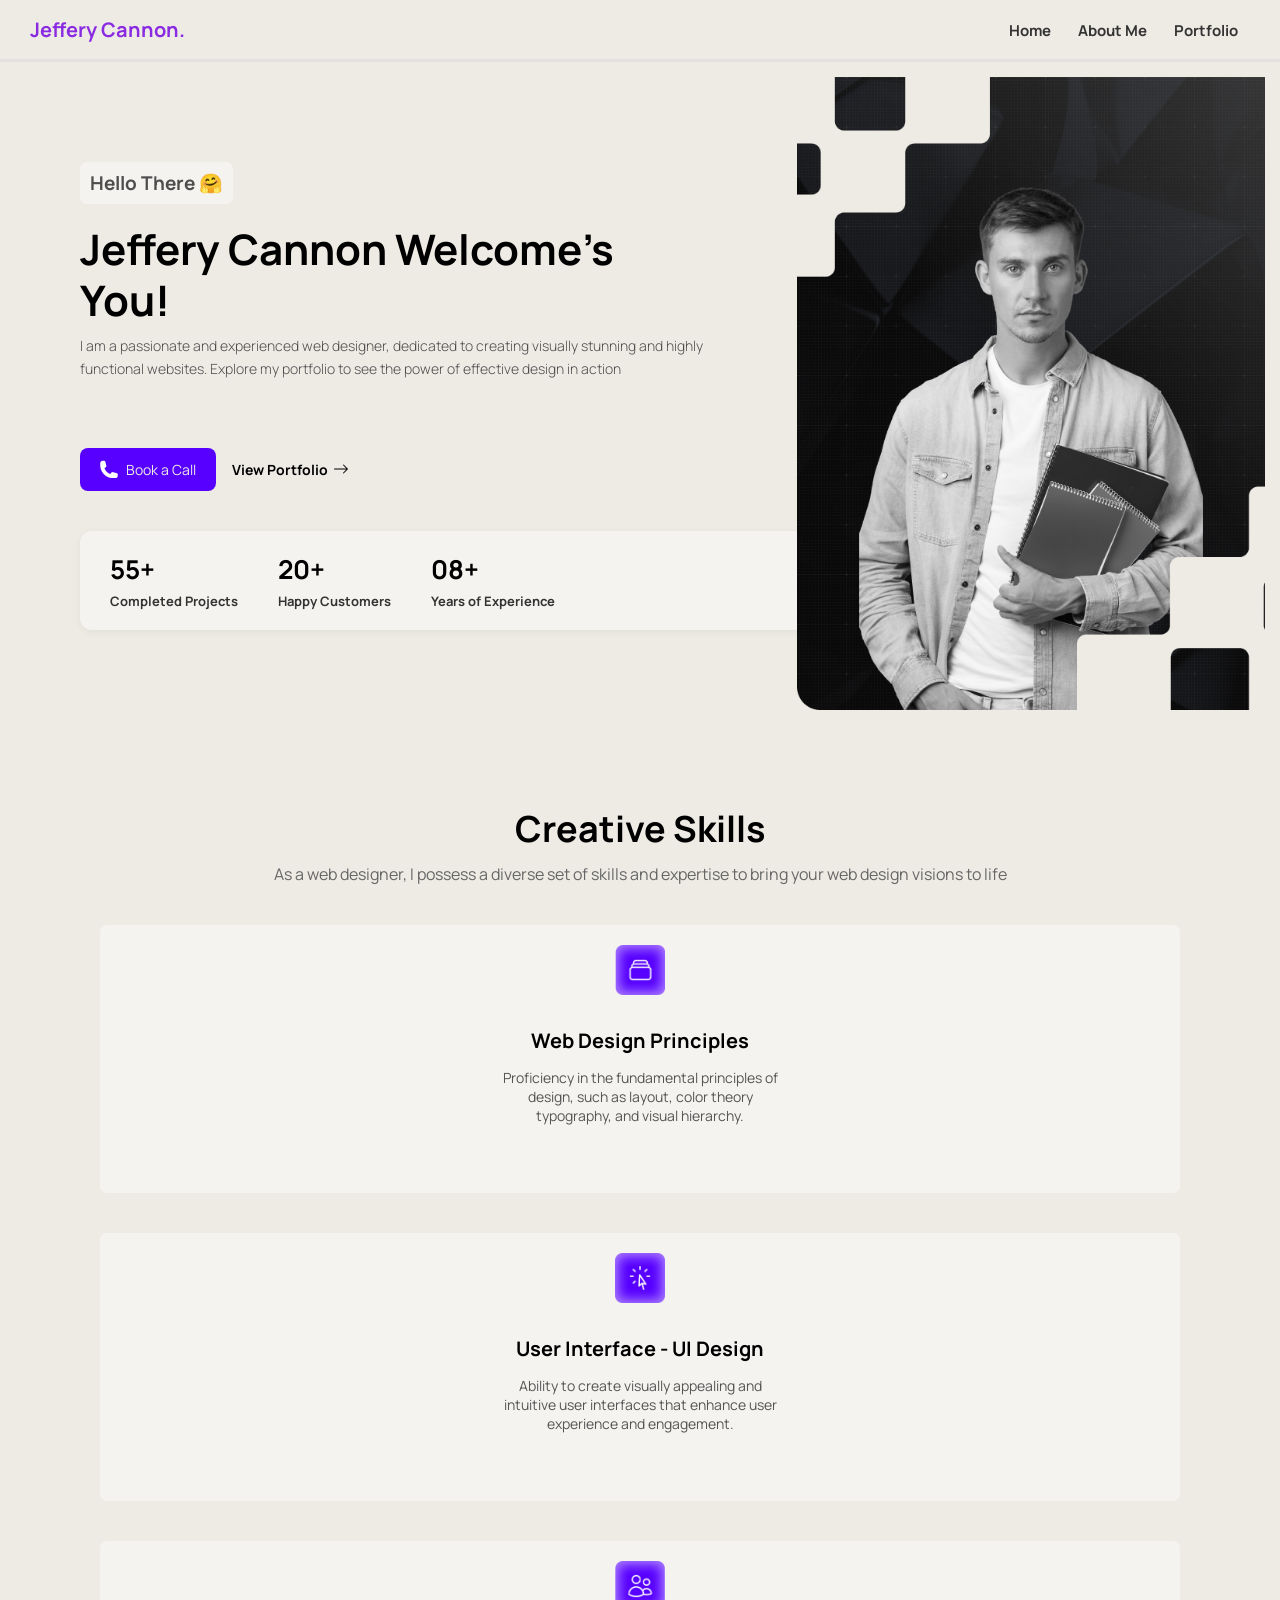
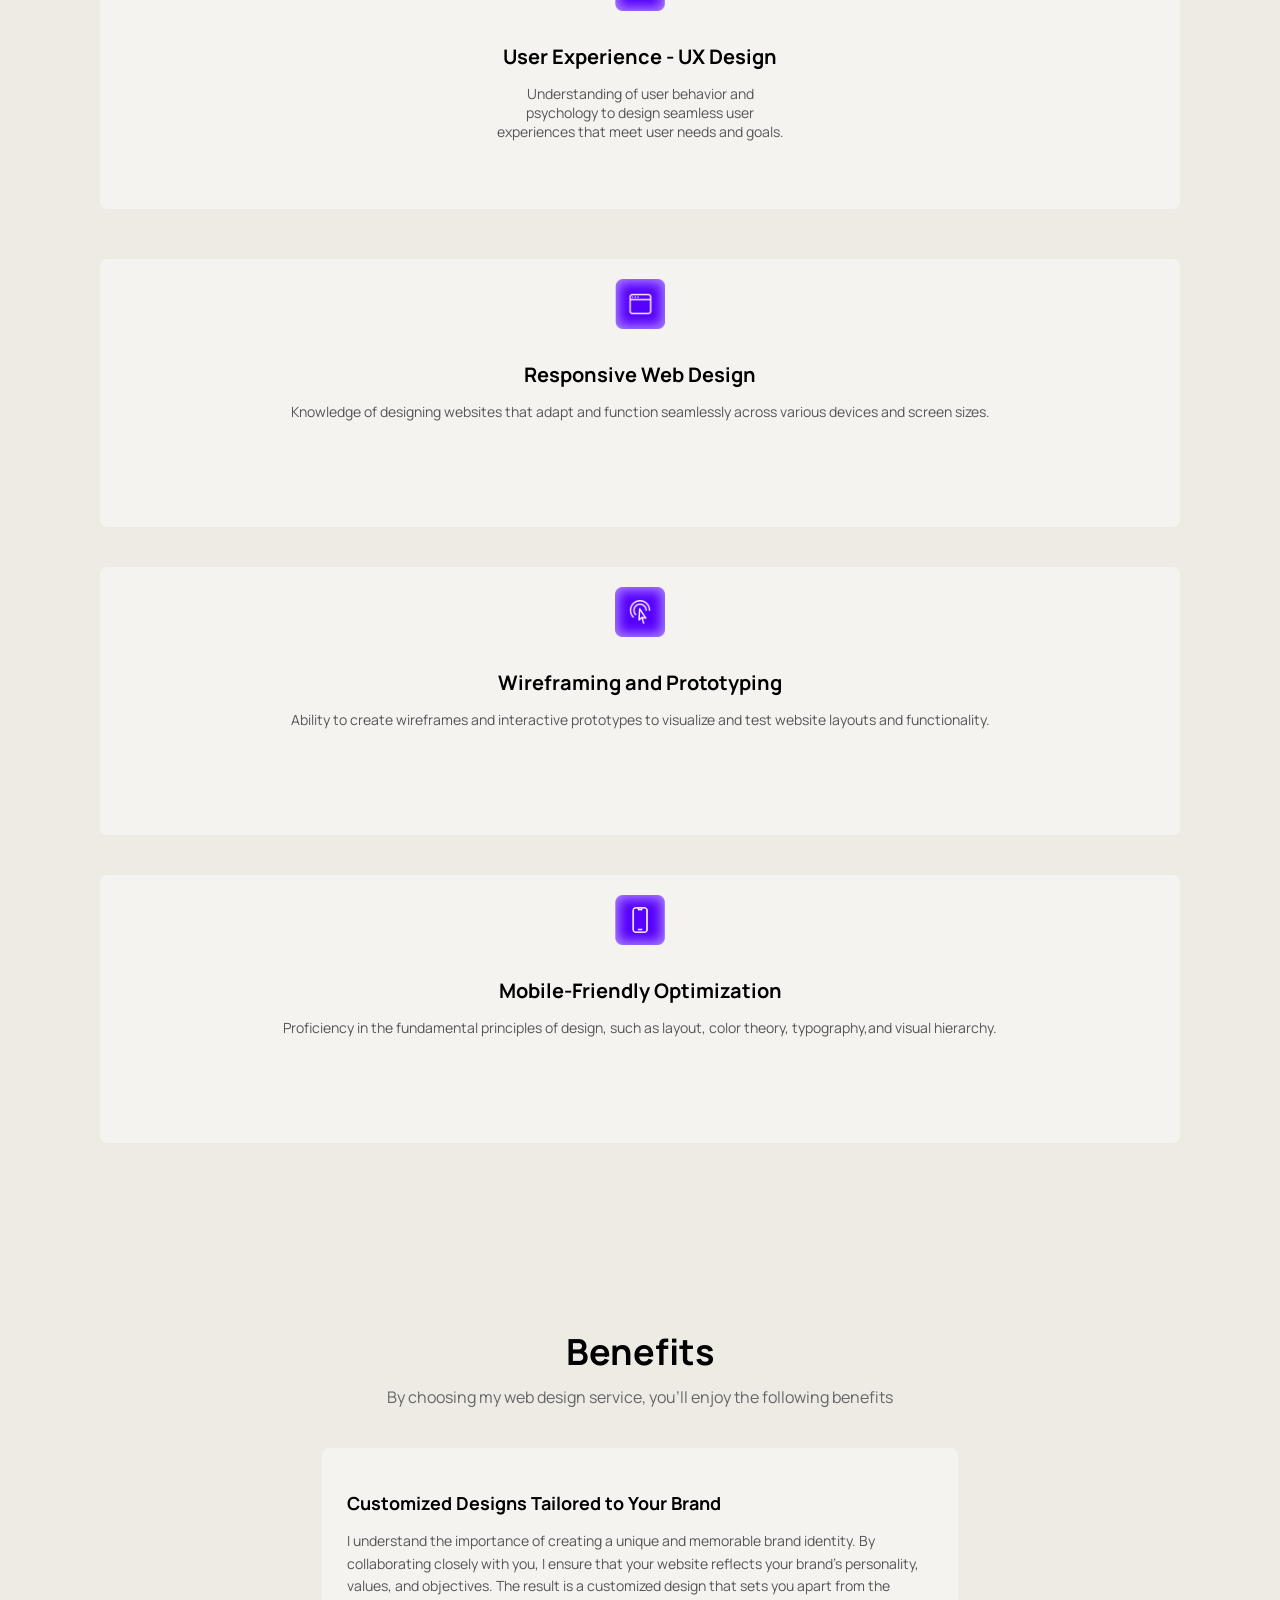
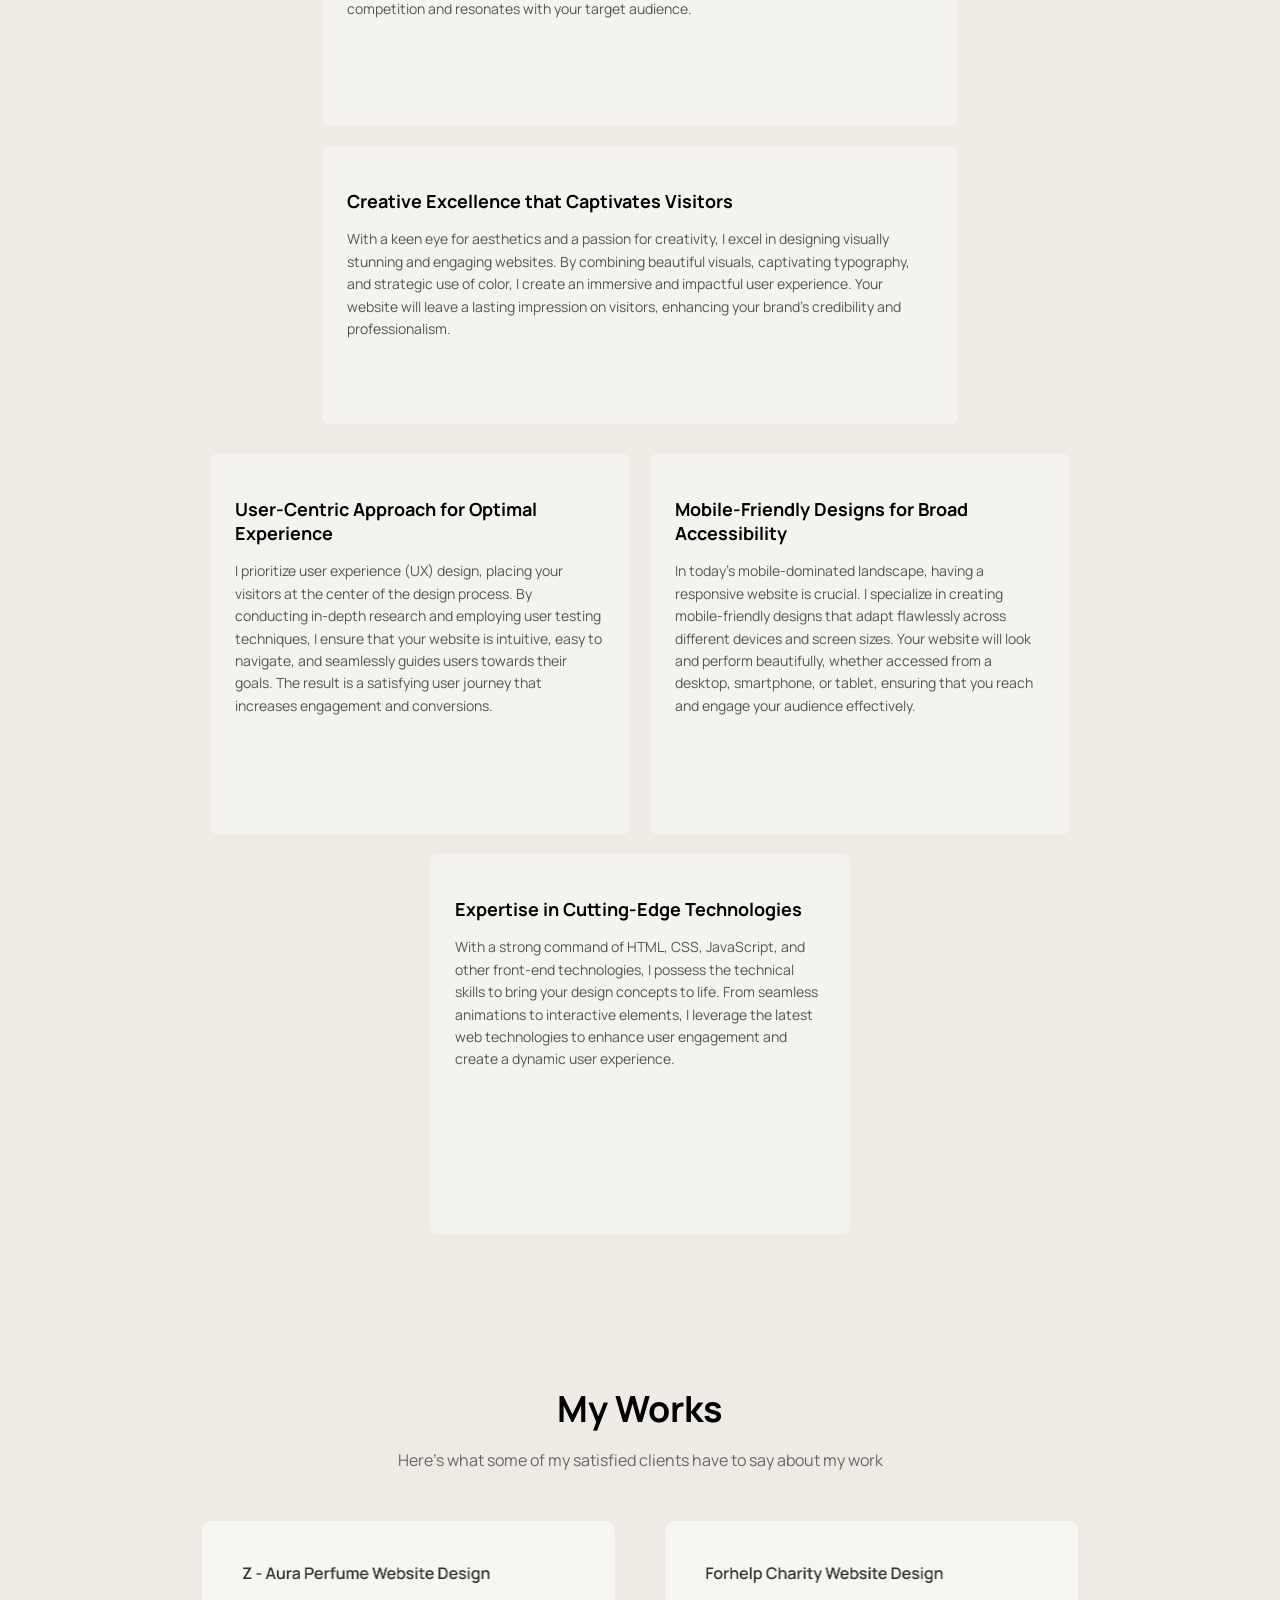
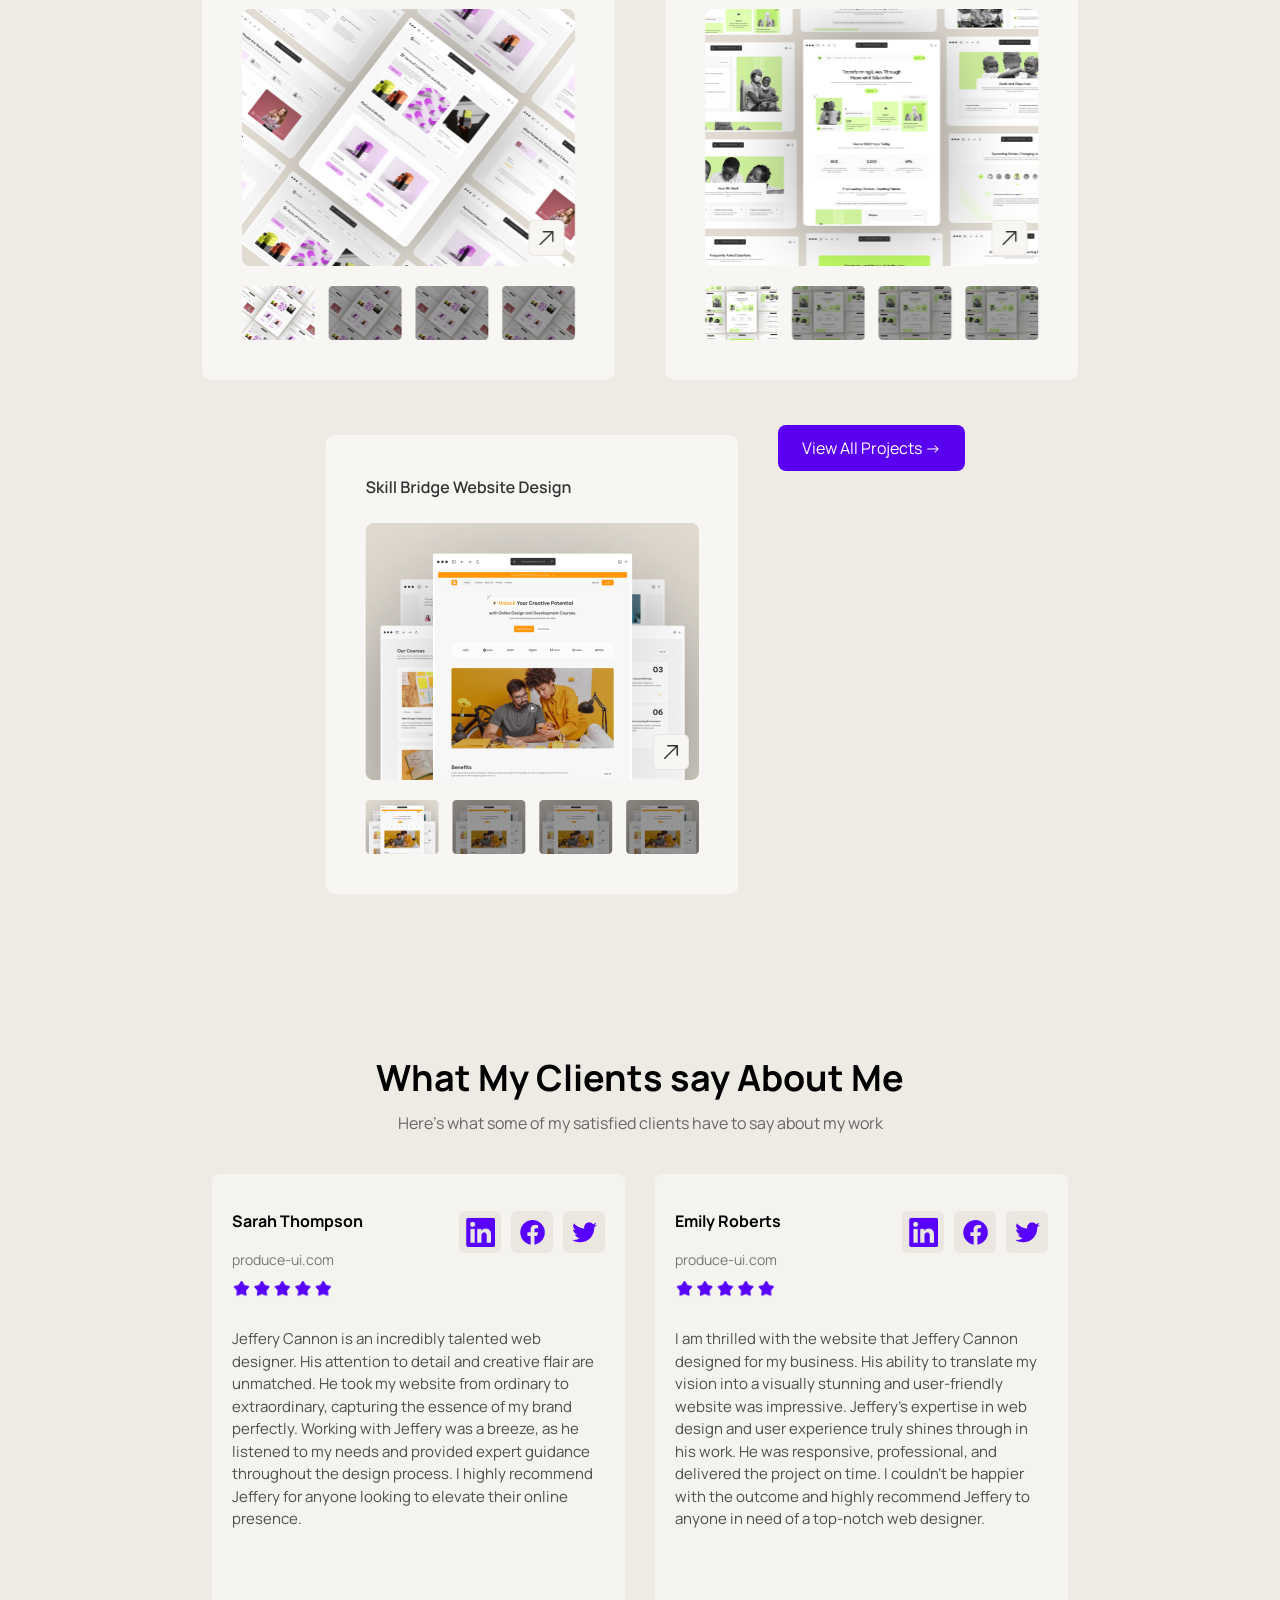
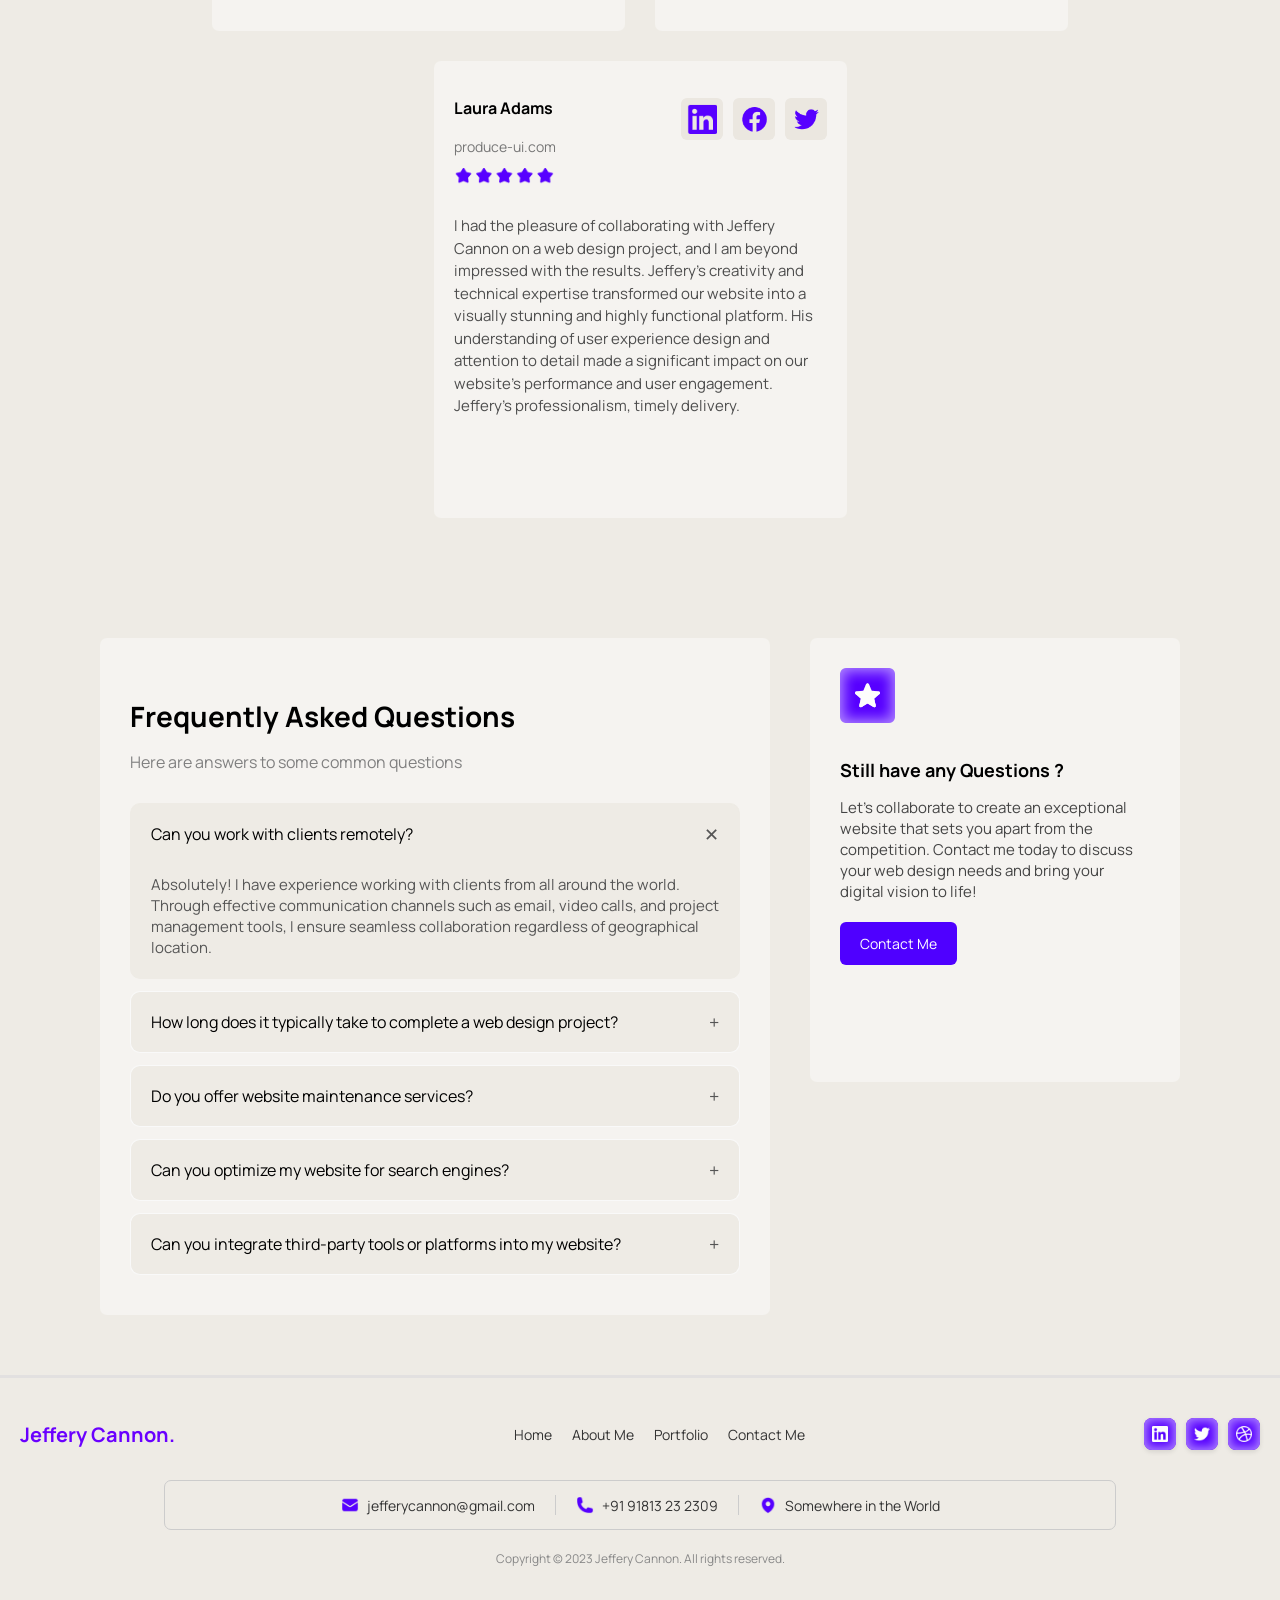
<file: index.html>
<!DOCTYPE html>
<html lang="en">
<head>
  <meta charset="UTF-8" />
  <meta name="viewport" content="width=device-width, initial-scale=1.0" />
  <link rel="stylesheet" href="sytle.css" />
  <title>Home</title>
</head>
<body>

  <header class="container_hader">
    <div class="row left">
      <a href="#" class="Cannon_no"><b>Jeffery Cannon.</b></a>
    </div>

    <nav class="row_right_menu">
      <a class="nav-item" href="index.html"><b>Home</b></a>
      <a class="nav-item" href="about.html"><b>About Me</b></a>
      <a class="nav-item" href="Portafolio.html"><b>Portfolio</b></a>
    </nav>
    
  </header>
  <hr>

  <div id="header">
  <div class="container" id="press">
    <div class="contenido-izquierda">
      <div class="stckers">
        <b><a href="#">Hello There 🤗</a></b>
      </div>

      <div class="hero">
        <h1><b>Jeffery Cannon Welcome’s<br>You!</b></h1>
        <h6>
          I am a passionate and experienced web designer, dedicated to creating visually stunning and
          highly functional websites. Explore my portfolio to see the power of effective design in action
        </h6>
      </div>

      <div class="botones">
        <button type="button" class="button_llamar">
          <img src="img/telefono.png" alt="Call Icon"> Book a Call
        </button>
        <button type="button" class="button_contestar">
          <b>View Portfolio</b>
          <svg xmlns="http://www.w3.org/2000/svg" width="16" height="16" fill="currentColor"
            class="bi bi-arrow-right" viewBox="0 0 16 16">
            <path fill-rule="evenodd"
              d="M1 8a.5.5 0 0 1 .5-.5h11.793l-3.147-3.146a.5.5 0 0 1 .708-.708l4 4a.5.5 0 0 1 0 
              .708l-4 4a.5.5 0 0 1-.708-.708L13.293 8.5H1.5A.5.5 0 0 1 1 8" />
          </svg>
        </button>
      </div>

      <div class="contenedor_numeros">
        <div class="columna_1">
          <h2><b>55<span>+</span></b></h2>
          <p><b>Completed Projects</b></p>
        </div>
        <div class="columna_2">
          <h2><b>20<span>+</span></b></h2>
          <p><b>Happy Customers</b></p>
        </div>
        <div class="columna_3">
          <h2><b>08<span>+</span></b></h2>
          <p><b>Years of Experience</b></p>
        </div>
      </div>
    </div>

    <div class="señor">
      <img src="img/hombre.png" alt="Foto del señor">
    </div>
  </div>
</div>
  <div class="contenedor" id="skill">
    <div class="titulo">
      <h1><b>Creative Skills</b></h1>
      <h6>As a web designer, I possess a diverse set of skills and expertise to bring your web design visions to life</h6>
    </div>
    <div class="grupo">
      <div class="seccion_1 ">
      <img src="img/1.png" alt="wed">
      <h2><b>Web Design Principles</b></h2>
      <p class="texto_1">
        Proficiency in the fundamental principles of<br>design, such as layout, color theory<br>typography, and visual hierarchy.
      </p>
      </div>
      <div class="seccion_2">
      <img src="img/2.png" alt="interface">
       <h2><b>User Interface - UI Design</b></h2>
       <p class="texto_1">
        Ability to create visually appealing and<br>intuitive user interfaces that enhance user<br>experience and engagement.
       </p>
      </div>
      <div class="seccion_3">
       <img src="img/3.png" alt="experiencia">
       <h2><b>User Experience - UX Design</b></h2>
       <p class="texto_1">
        Understanding of user behavior and<br>psychology to design seamless user<br>experiences that meet user needs and goals.
       </p>
       </div>
    </div>
    <div class="grupo_2">
      <div class="aparte">
        <img src="img/4.png" alt="responsivo">
        <h2><b>Responsive Web Design</b></h2>
        <p class="texto_2">
        Knowledge of designing websites that adapt and function seamlessly across various devices and screen sizes.
        </p>
      </div>
      <div class="aparte_1">
        <img src="img/5.png" alt="and">
        <h2><b>Wireframing and Prototyping</b></h2>
        <p class="texto_2">
        Ability to create wireframes and interactive prototypes to visualize and test website layouts and functionality.
        </p>
      </div>
      <div class="aparte_2">
        <img src="img/6.png" alt="mobile">
        <h2><b>Mobile-Friendly Optimization</b></h2>
        <p class="texto_2">
        Proficiency in the fundamental principles of design, such as layout, color theory, typography,and visual hierarchy.
        </p>
      </div>
    </div>
  </div>

  <div class="container_benefits" id="benefits">
  <div class="titulo_benefits">
    <h1><b>Benefits</b></h1>
    <h6>By choosing my web design service, you'll enjoy the following benefits</h6>
  </div>

  <!-- Fila superior: 2 cuadros -->
  <div class="row-top">
    <div class="box-top">
      <h3><b>Customized Designs Tailored to Your Brand</b></h3>
      <p>
        I understand the importance of creating a unique and memorable brand identity. By collaborating closely with you, I ensure that your website reflects your brand's personality, values, and objectives. The result is a customized design that sets you apart from the competition and resonates with your target audience.
      </p>
    </div>
    <div class="box-top">
      <h3><b>Creative Excellence that Captivates Visitors</b></h3>
      <p>
        With a keen eye for aesthetics and a passion for creativity, I excel in designing visually stunning and engaging websites. By combining beautiful visuals, captivating typography, and strategic use of color, I create an immersive and impactful user experience. Your website will leave a lasting impression on visitors, enhancing your brand's credibility and professionalism.
      </p>
    </div>
  </div>

  <!-- Fila inferior: 3 cuadros -->
  <div class="row-bottom">
    <div class="box-bottom">
      <h3><b>User-Centric Approach for Optimal Experience</b></h3>
      <p>
       I prioritize user experience (UX) design, placing your visitors at the center of the design process. By conducting in-depth research and employing user testing techniques, I ensure that your website is intuitive, easy to navigate, and seamlessly guides users towards their goals. The result is a satisfying user journey that increases engagement and conversions.
      </p>
    </div>
    <div class="box-bottom">
      <h3><b>Mobile-Friendly Designs for Broad Accessibility</b></h3>
      <p>
       In today's mobile-dominated landscape, having a responsive website is crucial. I specialize in creating mobile-friendly designs that adapt flawlessly across different devices and screen sizes. Your website will look and perform beautifully, whether accessed from a desktop, smartphone, or tablet, ensuring that you reach and engage your audience effectively.
      </p>
    </div>
    <div class="box-bottom">
      <h3><b>Expertise in Cutting-Edge Technologies</b></h3>
      <p>
        With a strong command of HTML, CSS, JavaScript, and other front-end technologies, I possess the technical skills to bring your design concepts to life. From seamless animations to interactive elements, I leverage the latest web technologies to enhance user engagement and create a dynamic user experience.
      </p>
    </div>
  </div>
</div>
<section class="portfolio-section">
  <h1 class="section-title">My Works</h1>
  <p class="section-subtitle">Here's what some of my satisfied clients have to say about my work</p>

  <div class="portfolio-cards">
    <!-- Card 1 -->
    <div class="card">
      <div class="card-image">
        <img src="img/perfume.png" alt="Perfume Design">
      </div>
    </div>

    <!-- Card 2 -->
    <div class="card">
      <div class="card-image">
        <img src="img/forhelp.png" alt="Forhelp Design">
       </div>
    </div>

    <!-- Card 3 -->
    <div class="card">
      <div class="card-image">
        <img src="img/skill.png" alt="Skill Bridge Design">
      </div>
  </div>

  <div class="view-all">
    <button>View All Projects →</button>
  </div>
</section>
<div class="testimonial-wrapper">
  <div class="testimonial-header">
    <h1>What My Clients say About Me</h1>
    <h6>Here's what some of my satisfied clients have to say about my work</h6>
  </div>

  <div class="testimonial-grid">
    <div class="testimonial-card">
      <div class="testimonial-name-row">
        <div>
          <p class="testimonial-name">Sarah Thompson</p>
          <span class="testimonial-site">produce-ui.com</span>
        </div>
        <div class="testimonial-icons">
          <img src="img/in.png" alt="LinkedIn">
          <img src="img/facebook.png" alt="Facebook">
          <img src="img/twiter.png" alt="Twitter">
        </div>
      </div>
      <div class="testimonial-stars">
        <img src="img/estrellitas.png" alt="Star" class="star">
      </div>
      <p class="testimonial-text">Jeffery Cannon is an incredibly talented web designer. His attention to detail and creative flair are unmatched. He took my website from ordinary to extraordinary, capturing the essence of my brand perfectly. Working with Jeffery was a breeze, as he listened to my needs and provided expert guidance throughout the design process. I highly recommend Jeffery for anyone looking to elevate their online presence.</p>
    </div>

    <div class="testimonial-card">
      <div class="testimonial-name-row">
        <div>
          <p class="testimonial-name">Emily Roberts</p>
          <span class="testimonial-site">produce-ui.com</span>
        </div>
        <div class="testimonial-icons">
          <img src="img/in.png" alt="LinkedIn">
          <img src="img/facebook.png" alt="Facebook">
          <img src="img/twiter.png" alt="Twitter">
        </div>
      </div>
      <div class="testimonial-stars">
        <img src="img/estrellitas.png" alt="Star" class="star">
      </div>
      <p class="testimonial-text">I am thrilled with the website that Jeffery Cannon designed for my business. His ability to translate my vision into a visually stunning and user-friendly website was impressive. Jeffery's expertise in web design and user experience truly shines through in his work. He was responsive, professional, and delivered the project on time. I couldn't be happier with the outcome and highly recommend Jeffery to anyone in need of a top-notch web designer.</p>
    </div>

    <div class="testimonial-card">
      <div class="testimonial-name-row">
        <div>
          <p class="testimonial-name">Laura Adams</p>
          <span class="testimonial-site">produce-ui.com</span>
        </div>
        <div class="testimonial-icons">
          <img src="img/in.png" alt="LinkedIn">
          <img src="img/facebook.png" alt="Facebook">
          <img src="img/twiter.png" alt="Twitter">
        </div>
      </div>
      <div class="testimonial-stars">
        <img src="img/estrellitas.png" alt="Star" class="star">
      </div>
      <p class="testimonial-text">I had the pleasure of collaborating with Jeffery Cannon on a web design project, and I am beyond impressed with the results. Jeffery's creativity and technical expertise transformed our website into a visually stunning and highly functional platform. His understanding of user experience design and attention to detail made a significant impact on our website's performance and user engagement. Jeffery's professionalism, timely delivery.</p>
    </div>
  </div>
</div>
<div class="container_faq">
  <div class="faq_left_box">
    <h1 class="faq_title"><b>Frequently Asked Questions</b></h1>
    <p class="faq_subtitle">Here are answers to some common questions</p>

    <div class="faq_items">

      <div class="faq_item active">
        <div class="faq_question">
          Can you work with clients remotely?
          <span class="faq_icon">✕</span>
        </div>
        <div class="faq_answer">
          Absolutely! I have experience working with clients from all around the world. Through effective communication channels such as email, video calls, and project management tools, I ensure seamless collaboration regardless of geographical location.
        </div>
      </div>

      <div class="faq_item">
        <div class="faq_question">How long does it typically take to complete a web design project? <span class="faq_icon">+</span></div>
        <div class="faq_answer">The timeline varies depending on the scope, but typically ranges from 2 to 6 weeks.</div>
      </div>

      <div class="faq_item">
        <div class="faq_question">Do you offer website maintenance services? <span class="faq_icon">+</span></div>
        <div class="faq_answer">Yes, I offer ongoing maintenance packages to keep your website running smoothly and securely.</div>
      </div>

      <div class="faq_item">
        <div class="faq_question">Can you optimize my website for search engines? <span class="faq_icon">+</span></div>
        <div class="faq_answer">Of course! I follow SEO best practices to ensure your site is discoverable by search engines.</div>
      </div>

      <div class="faq_item">
        <div class="faq_question">Can you integrate third-party tools or platforms into my website? <span class="faq_icon">+</span></div>
        <div class="faq_answer">Yes, I can integrate tools like analytics, payment gateways, CMS platforms, and more.</div>
      </div>
    </div>
  </div>

  <div class="faq_right_box">
    <img src="img/strella.png" alt="Icono" class="faq_star">
    <h2><b>Still have any Questions ?</b></h2>
    <p>Let's collaborate to create an exceptional website that sets you apart from the competition. Contact me today to discuss your web design needs and bring your digital vision to life!</p>
    <button class="faq_contact_btn">Contact Me</button>
  </div>
</div>
<hr>
  <footer class="footer">
    <div class="footer_top">
      <div class="logo">Jeffery Cannon.</div>

      <nav class="nav_links">
        <a href="#">Home</a>
        <a href="#">About Me</a>
        <a href="#">Portfolio</a>
        <a href="#">Contact Me</a>
      </nav>

      <div class="social_icons">
        <img src="img/linkedin.png" alt="LinkedIn" />
        <img src="img/twitter.png" alt="Twitter" />
        <img src="img/dribble.png" alt="Dribbble" />
      </div>
    </div>

    <div class="contact_info_box">
      <div class="contact_item">
        <img src="img/mensaje.png" alt="Email" class="icono_contacto" />
        <span>jefferycannon@gmail.com</span>
      </div>
      <div class="separator"></div>
      <div class="contact_item">
        <img src="img/cel.png" alt="Phone" class="icono_contacto" />
        <span>+91 91813 23 2309</span>
      </div>
      <div class="separator"></div>
      <div class="contact_item">
        <img src="img/ubicacion.png" alt="Location" class="icono_contacto" />
        <span>Somewhere in the World</span>
      </div>
    </div>

    <div class="footer_bottom">
      <p>Copyright © 2023 Jeffery Cannon. All rights reserved.</p>
    </div>
  </footer>




</body>
</html>
</file>
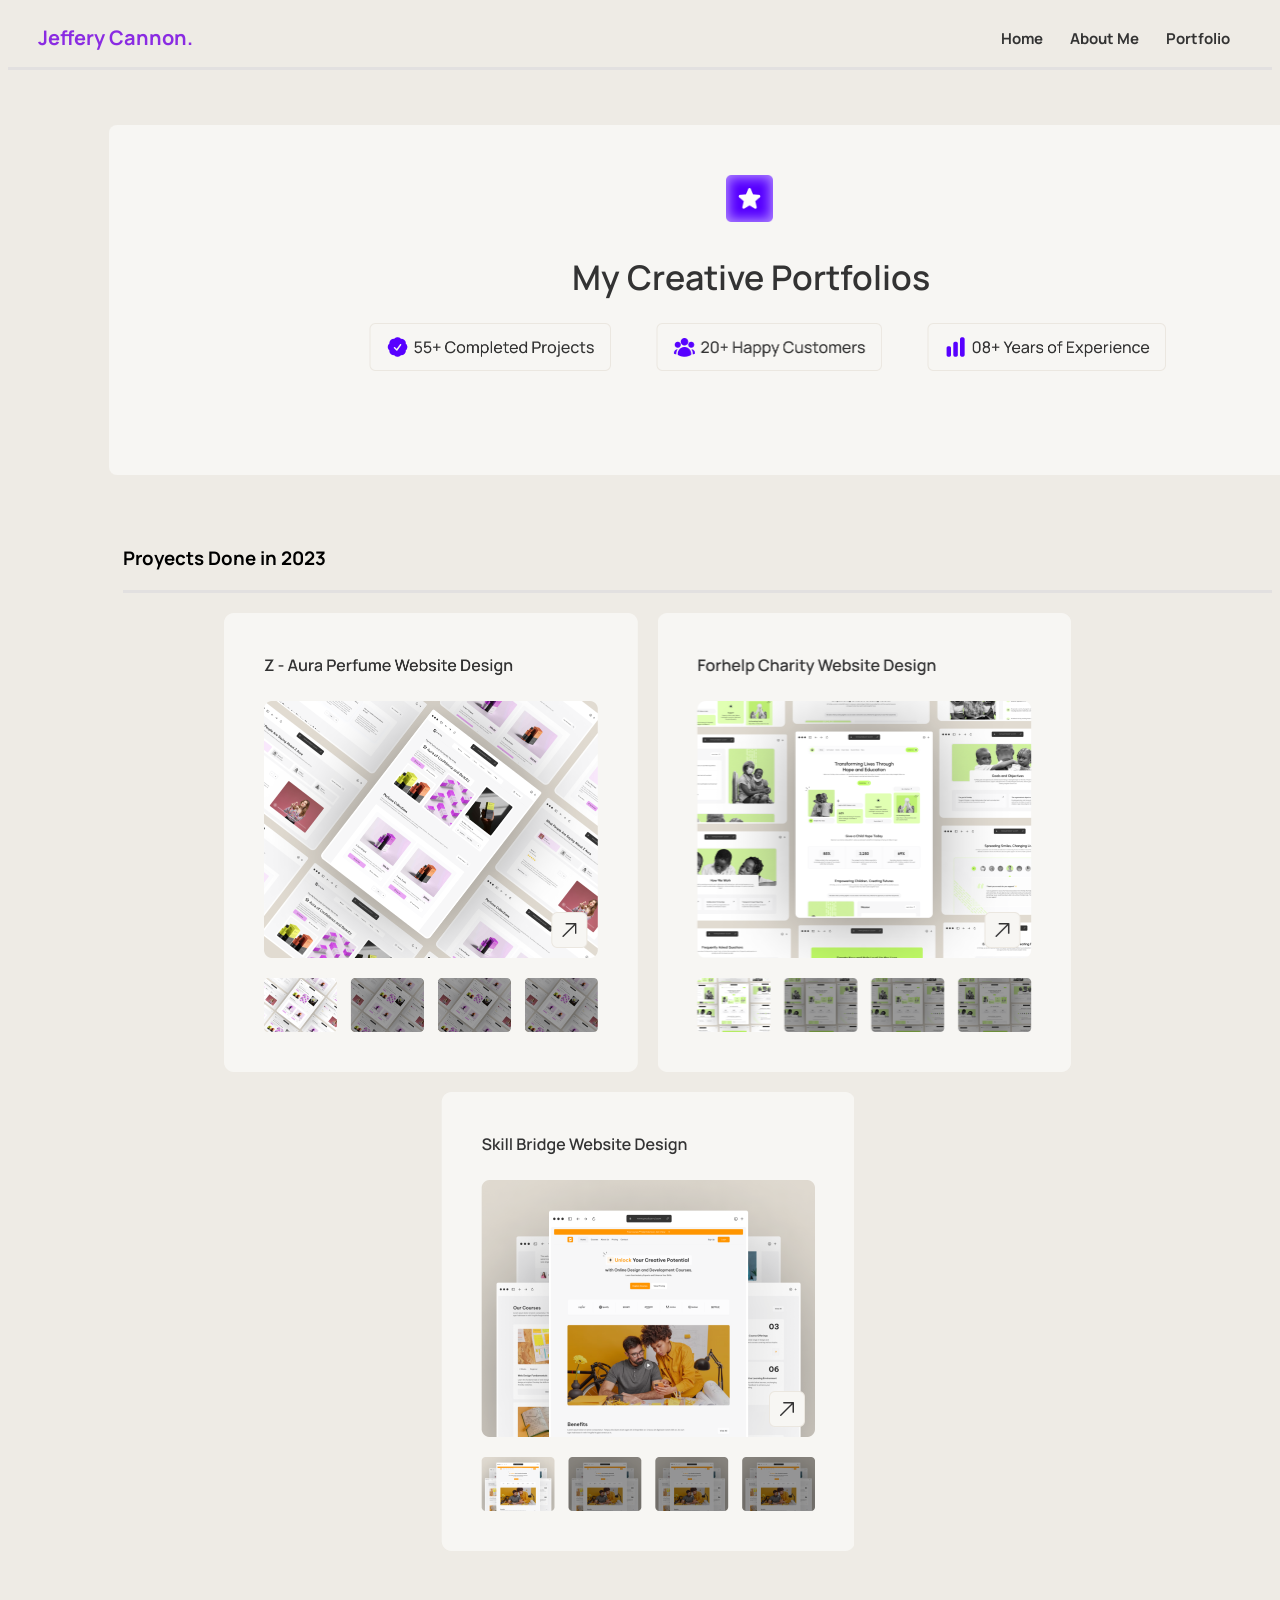
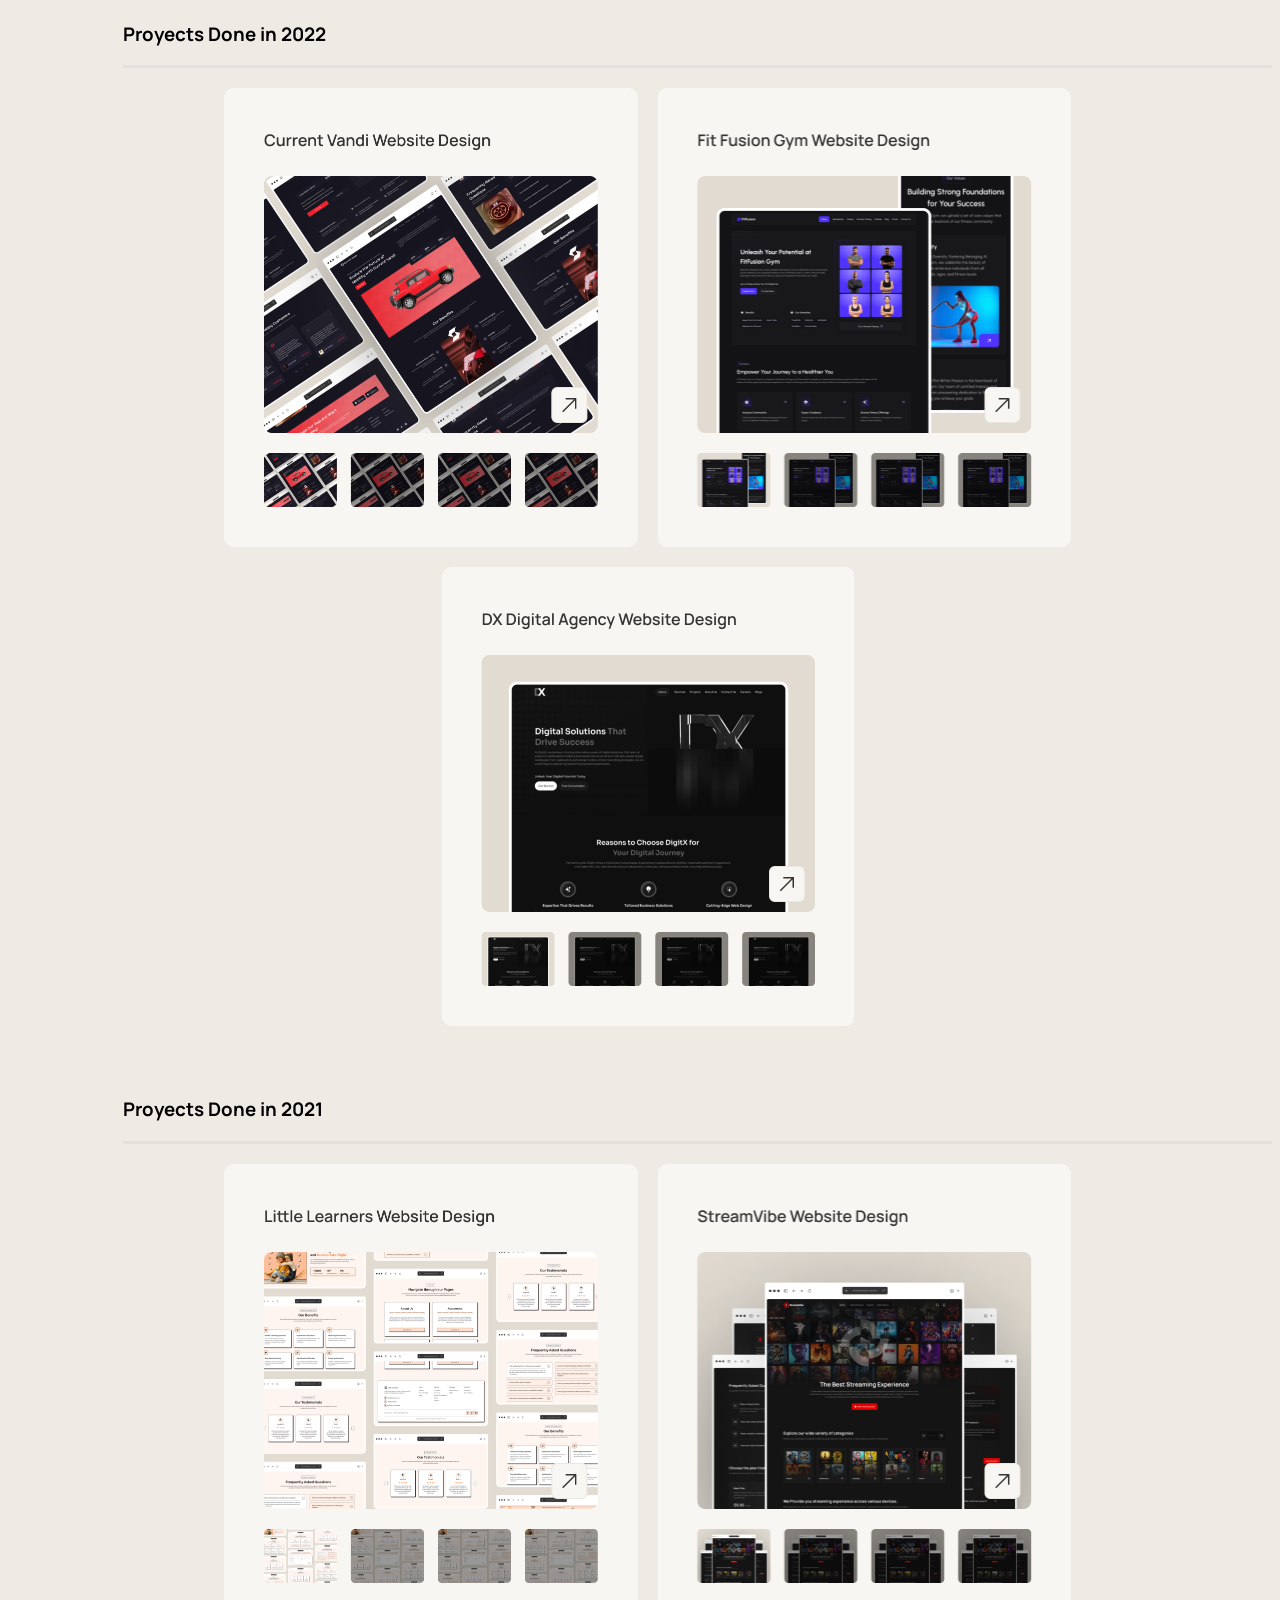
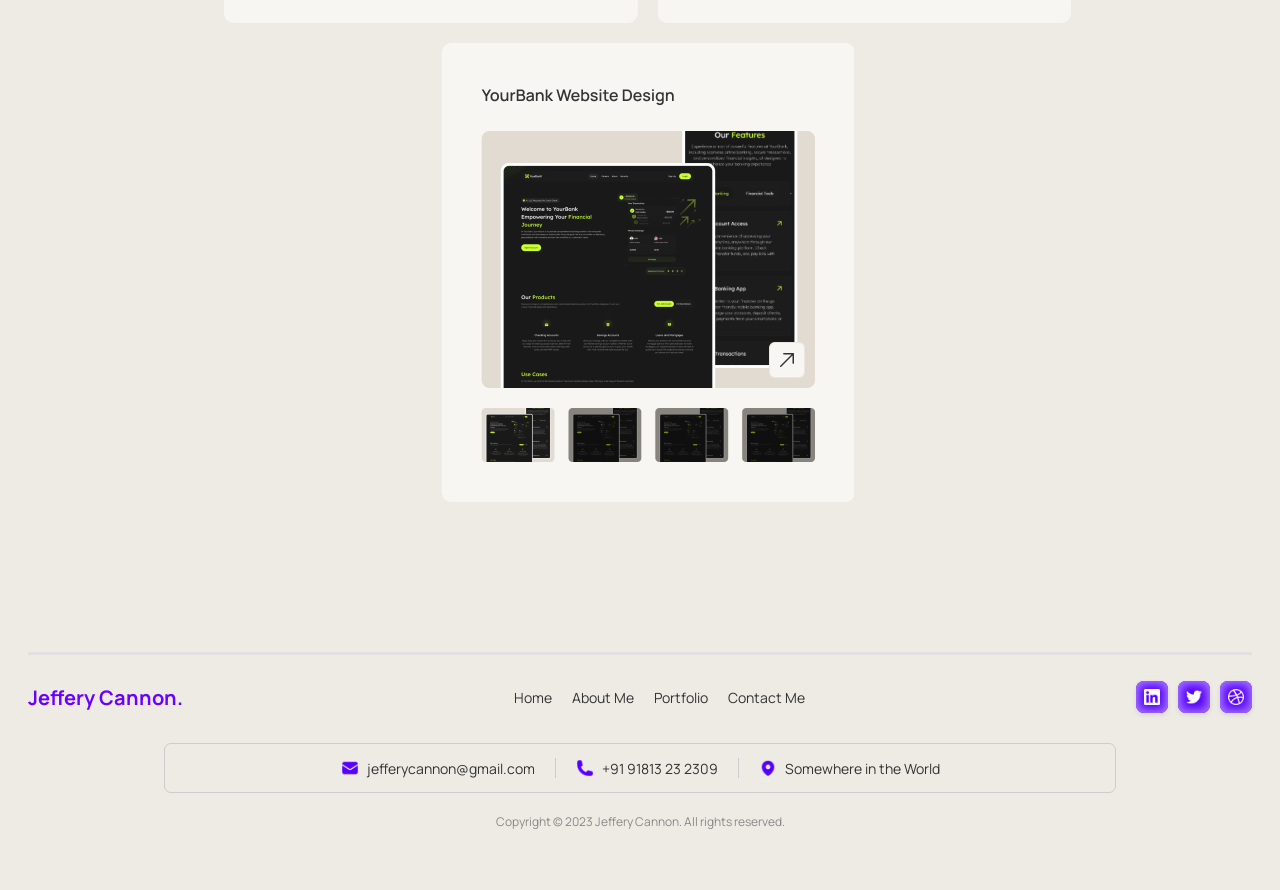
<file: Portafolio.html>
<!DOCTYPE html>
<html lang="es-MX">
    <head>
        <meta charset="UTF-8">
        <meta name="viewport" content="width=device-width, initial-scale=1.0">
        <link rel="stylesheet" href="Portafolio.css">
        <title>Portafolio</title>
    </head>
    <body>
  <header class="container_hader">
    <div class="row left">
      <a href="#" class="Cannon_no"><b>Jeffery Cannon.</b></a>
    </div>

    <nav class="row_right_menu">
      <a class="nav-item" href="index.html"><b>Home</b></a>
      <a class="nav-item" href="about.html"><b>About Me</b></a>
      <a class="nav-item" href="Portafolio.html"><b>Portfolio</b></a>
    </nav>
    
  </header>
  <hr>
    <div class="s1">
    <img src="img/strella.png" alt>
    <h1>My Creative Portfolios</h1>
    <div class="ss1">
        <div class="check">
            <img src="img/palomita.png" alt>
        </div>
        <div class="people">
            <img src="img/20.png" alt>
        </div>
        <div class="bars">
            <img src="img/8.png" alt>
        </div>
    </div>
</div>

<div class="s2">
    <h3>Proyects Done in 2023</h3>
    <hr>
    <div class="ss2">
        <div><img src="img/aurea.png" alt></div>
        <div><img src="img/forhelp.png" alt></div>
        <div><img src="img/design.png" alt></div>
    </div>
</div>

<div class="s2">
    <h3>Proyects Done in 2022</h3>
    <hr>
    <div class="ss2">
        <div><img src="img/current.png" alt></div>
        <div><img src="img/fit.png" alt></div>
        <div><img src="img/dx.png" alt></div>
    </div>
</div>

<div class="s2">
    <h3>Proyects Done in 2021</h3>
    <hr>
    <div class="ss2">
        <div><img src="img/little.png" alt></div>
        <div><img src="img/stream.png" alt></div>
        <div><img src="img/your.png" alt></div>
    </div>
</div>

        
        <footer class="footer">
<div class="final">
            <hr>
        </div>
    <div class="footer_top">
      <div class="logo">Jeffery Cannon.</div>

      <nav class="nav_links">
        <a href="#">Home</a>
        <a href="#">About Me</a>
        <a href="#">Portfolio</a>
        <a href="#">Contact Me</a>
      </nav>

      <div class="social_icons">
        <img src="img/linkedin.png" alt="LinkedIn" />
        <img src="img/twitter.png" alt="Twitter" />
        <img src="img/dribble.png" alt="Dribbble" />
      </div>
    </div>

    <div class="contact_info_box">
      <div class="contact_item">
        <img src="img/mensaje.png" alt="Email" class="icono_contacto" />
        <span>jefferycannon@gmail.com</span>
      </div>
      <div class="separator"></div>
      <div class="contact_item">
        <img src="img/cel.png" alt="Phone" class="icono_contacto" />
        <span>+91 91813 23 2309</span>
      </div>
      <div class="separator"></div>
      <div class="contact_item">
        <img src="img/ubicacion.png" alt="Location" class="icono_contacto" />
        <span>Somewhere in the World</span>
      </div>
    </div>


    <div class="footer_bottom">
      <p>Copyright © 2023 Jeffery Cannon. All rights reserved.</p>
    </div>
  </footer>
    </body>
</html>
</file>
<file: sytle.css>
@import url('https://fonts.googleapis.com/css2?family=Manrope:wght@400;500;600&display=swap');

body {
  font-family: 'Manrope', sans-serif;
  background-color: #EEEBE5;
  margin: 0;
  padding: 0;
}
/*header*/
.container_hader {
  display: flex;
  justify-content: space-between;
  align-items: center;
  padding: 16px 30px;

}

.container_hader a {
  text-decoration: none;
}

.Cannon_no {
  color: blueviolet;
  text-decoration: none;
  font-size: 20px;
}

.menu {
  display: flex;
  gap: 20px;
  align-items: center;
}

.nav-item {
  padding: 8px 12px;
  border-radius: 4px;
  transition: background-color 0.3s ease;
  cursor: pointer;
  color: #333333;
  font-size: 15px;
   font-weight: 300;
    
}

.nav-item:hover {
  background-color: #FDFDFC;
}


.nav-item img {
  width: 75px;
  height: 30px;
  vertical-align: middle;
  
 
}
button{
    all: unset;
}
hr{
  border: none;
  border-bottom:3px solid #e2e0e0; 
  margin: 0; 
}
/*Termina header*/

.container#press {
  display: flex;
  justify-content: space-between;
  align-items: center;
  padding: 15px 80px;
  flex-wrap: wrap;
  background-color: #EEEBE5;
}

.contenido-izquierda {
  max-width: 60%;
  display: flex;
  flex-direction: column;
  gap: 20px;
}

.stckers a {
  color: #4D4D4D;
  background-color: #F5F3F0;
  font-size: 19px;
  text-decoration: none;
  padding: 8px 10px;
  border-radius: 7px;
  display: inline-block;
}

.hero h1 {
  font-size: 42px;
  line-height: 1.2;
  margin: 0;
}

.hero h6 {
  font-size: 14px;
  color: #4D4D4D;
  line-height: 1.6;
  margin-top: 10px;
   font-weight: 300;

}

.botones {
  display: flex;
  gap: 16px;
  margin-top: 15px;
}

.button_llamar {
  font-size: 14px;
  background-color: #5700FF;
  color: #eeebe5;
  border: none;
  border-radius: 8px;
  padding: 12px 20px;
  display: flex;
  align-items: center;
  gap: 8px;
  cursor: pointer;
}

.button_llamar img {
  width: 18px;
  height: 18px;
}

.button_contestar {
  background: none;
  border: none;
  color: #000;
  font-size: 14px;
  cursor: pointer;
  display: flex;
  align-items: center;
  gap: 5px;
}

.contenedor_numeros {
  display: flex;
  gap: 40px;
  background-color: #F5F3F0;
  padding: 20px 30px;
  border-radius: 12px;
  margin-top: 20px;
  box-shadow: 0 2px 8px rgba(0,0,0,0.05);
  width: 100%;
}

.contenedor_numeros h2 {
  font-size: 26px;
  margin: 0;
  color: #000;
}

.contenedor_numeros p {
  margin: 5px 0 0 0;
  font-size: 13px;
  color: #333;
}

.señor {
  max-width: 36%;
}

.señor img {
  width: 116%;
  
  object-fit: cover;
}
/*termina*/

.contenedor {
  padding: 50px 20px;
  max-width: 1200px;
  margin: auto;
  text-align: center;
}

.titulo h1 {
  font-size: 36px;
  margin-bottom: 10px;
}

.titulo h6 {
  font-size: 16px;
  color: #666;
  font-weight: normal;
  margin-bottom: 40px;
  margin-top: 10px;
}

.grupo, .grupo_2 {
  display: flex;
  justify-content: center;
  gap: 20px;
  margin-bottom: 30px;
}

.seccion_1, .seccion_2, .seccion_3,
.aparte, .aparte_1, .aparte_2 {
  background: #F5F3F0;
  border-radius: 7px;
  padding: 20px;
  width: 413px;
  height: 268px;
  box-sizing: border-box;
  text-align: center;
}

.seccion_1 img, .seccion_2 img, .seccion_3 img,
.aparte img, .aparte_1 img, .aparte_2 img {
  height: 50px;
  margin-bottom: 10px;
}

h2 {
  font-size: 20px;
  margin-bottom: 10px;
}

.texto_1, .texto_2 {
  font-size: 14px;
  color: #555;
}


@media (max-width: 1280px) {
  .grupo, .grupo_2 {
    flex-wrap: wrap;
  }

  .seccion_1, .seccion_2, .seccion_3,
  .aparte, .aparte_1, .aparte_2 {
    width: 90%;
    margin-bottom: 20px;
  }
}

/*benefit*/


.container_benefits {
  max-width: 1300px;
  margin: auto;
  padding: 60px 20px;
  text-align: center;
}

.titulo_benefits h1 {
  font-size: 36px;
  margin-bottom: 10px;
  
}

.titulo_benefits h6 {
  font-size: 16px;
  font-weight: normal;
  color: #666;
  margin-bottom: 40px;
  margin-top: 10px;
}

/* Fila superior con 2 cuadros */
.row-top {
  display: flex;
  justify-content: center;
  gap: 20px;
  margin-bottom: 30px;
  flex-wrap: wrap;
  
}

.box-top {
  background-color: #F5F3F0;
  width: 636px;
  height: 278px;
  padding: 25px;
  text-align: left;
  box-sizing: border-box;
  overflow: hidden;
   border-radius: 7px;
}

.box-top h3 {
  font-size: 18px;
  margin-bottom: 15px;
}

.box-top p {
  font-size: 14px;
  color: #555;
  line-height: 1.6;
  max-height: 190px;
  overflow: hidden;
  text-overflow: ellipsis;
}

/* Fila inferior con 3 cuadros */
.row-bottom {
  display: flex;
  justify-content: center;
  gap: 20px;
  flex-wrap: wrap;
}

.box-bottom {
  background-color: #F5F3F0;
  width: 420px;
  height: 380px;
  padding: 25px;
  text-align: left;
   border-radius: 7px;
  box-sizing: border-box;
  overflow: hidden;
}

.box-bottom h3 {
  font-size: 18px;
  margin-bottom: 15px;
}

.box-bottom p {
  font-size: 14px;
  color: #555;
  line-height: 1.6;
  max-height: 280px;
  overflow: hidden;
  text-overflow: ellipsis;
}
.portfolio-section {
  text-align: center;
  padding: 60px 20px;
 
}

.section-title {
  font-size: 36px;
  margin-bottom: 10px;
}

.section-subtitle {
  font-size: 16px;
  color: #666;
  margin-bottom: 40px;
}

.portfolio-cards {
  display: flex;
  justify-content: center;
  gap: 30px;
  flex-wrap: wrap;
}

.card {

  padding: 10px;
}

.card-image img {
  width: 413px;
  height: 459px;
  object-fit: cover;
  border-radius: 7px;
}


.view-all button {
  background: #5a00f0;
  color: white;
  border: none;
  padding: 12px 24px;
  border-radius: 8px;
  font-size: 16px;
  cursor: pointer;
  transition: background 0.3s;
}

.view-all button:hover {
  background: #3c00b5;
}
/*termina*/

.testimonial-wrapper {
  max-width: 1300px;
  margin: auto;
  padding: 60px 20px;
  text-align: center;
}

.testimonial-header h1 {
  font-size: 36px;
  margin-bottom: 10px;
}

.testimonial-header h6 {
  font-size: 16px;
  font-weight: normal;
  color: #666;
  margin-bottom: 40px;
  margin-top: 10px;
}

.testimonial-grid {
  display: flex;
  flex-wrap: wrap;
  justify-content: center;
  gap: 30px;
}

.testimonial-card {
  width: 413px;
  height: 457px;
  background: #F5F3F0;
  border-radius: 7px;
  padding: 20px;
  display: flex;
  flex-direction: column;
  box-sizing: border-box;
  text-align: left;
}

.testimonial-name-row {
  display: flex;
  align-items: center;
  justify-content: space-between;
}

.testimonial-name {
  font-weight: bold;
}

.testimonial-site {
  font-size: 14px;
  color: #777;
}

.testimonial-icons {
  display: flex;
  align-items: center;
  gap: 10px;
}

.testimonial-icons img {
  width: 30px;
  height: 30px;
  border-radius: 6px;
  background-color: #EBE7E0;
  padding: 6px;
  box-sizing: content-box;
}

.testimonial-stars {
  margin: 10px 0;
}

.testimonial-stars .star {
  width: 100px;
  height: auto;
}

.testimonial-text {
  font-size: 15px;
  color: #4D4D4D;
  line-height: 1.5;
}
/*termina*/

.container_faq {
  display: flex;
  flex-wrap: wrap;
  justify-content: center;
  gap: 40px;
  padding: 60px 100px;
}

.faq_left_box {
  flex: 1 1 600px;
  background-color: #F5F3F0;
  border-radius: 7px;
  padding: 40px 30px;
  
}

.faq_title {
  font-size: 28px;
  margin-bottom: 8px;
}

.faq_subtitle {
  color: gray;
  margin-bottom: 30px;
}

.faq_items {
  display: flex;
  flex-direction: column;
  gap: 12px;
}

.faq_item {
  background: #f9f9f9;
  border-radius: 10px;
  overflow: hidden;
  cursor: pointer;
  transition: all 0.3s ease;
  border: 1px solid transparent;
}

.faq_item.active {
  background-color: #EEEBE5;
}

.faq_question {
  padding: 18px 20px;
  display: flex;
  justify-content: space-between;
  align-items: center;
   background-color: #EEEBE5;
}

.faq_icon {
  font-size: 18px;
  color: #555;
}

.faq_answer {
  padding: 0 20px;
  max-height: 0;
  overflow: hidden;
  transition: max-height 0.4s ease, padding 0.4s ease;
  font-size: 15px;
  color: #555;
}

.faq_item.active .faq_answer {
  max-height: 500px;
  padding: 10px 20px 20px;
}

.faq_right_box {
  flex: 1 1 300px;
  background-color: #F5F3F0;
  padding: 30px;
  border-radius: 7px;
  text-align: left;
  height: 384px;
}

.faq_star {
  width: 55px;
  margin-bottom: 15px;
}

.faq_right_box h2 {
  font-size: 18px;
  margin-bottom: 10px;
}

.faq_right_box p {
  font-size: 15px;
  color: #444;
  margin-bottom: 20px;
}

.faq_contact_btn {
  background-color: #4f00ff;
  color: white;
  padding: 12px 20px;
  border: none;
  border-radius: 6px;
  cursor: pointer;
  font-size: 14px;

}


/*termina*/
.footer {
  padding: 40px 20px;
  text-align: center;
}

.footer_top {
  display: flex;
  justify-content: space-between;
  align-items: center;
  flex-wrap: wrap;
  margin-bottom: 30px;
  gap: 20px;
}

.logo {
  font-size: 20px;
  font-weight: bold;
  color: #6a00ff;
}

.nav_links {
  display: flex;
  gap: 20px;
  flex-wrap: wrap;
}

.nav_links a {
  text-decoration: none;
  color: #333;
  font-size: 14px;
  transition: color 0.3s ease;
}

.nav_links a:hover {
  color: #6a00ff;
}

.social_icons {
  display: flex;
  gap: 10px;
}

.social_icons img {
  width: 32px;
  height: 32px;
  border-radius: 8px;
  box-shadow: 0 2px 5px rgba(0,0,0,0.1);
 
  background-color: #6a00ff;
  cursor: pointer;

}

.contact_info_box {
 
  border-radius: 7px;
  padding: 14px 25px;
  display: flex;
  justify-content: center;
  align-items: center;
   border: 0.5px solid #ccc; 
  gap: 20px;
  flex-wrap: wrap;
  max-width: 900px;
  margin: 0 auto 20px;
}

.contact_item {
  display: flex;
  align-items: center;
  gap: 8px;
  font-size: 14px;
  color: #333;
}

.icono_contacto {
  width: 18px;
  height: 18px;
  object-fit: contain;
}

.separator {
  width: 1px;
  height: 20px;
  background-color: #ccc;
}

.footer_bottom p {
  font-size: 12px;
  color: #888;
  margin-top: 10px;
}
</file>
<file: Portafolio.css>
@import url('https://fonts.googleapis.com/css2?family=Manrope:wght@400;500;600&display=swap');

body{
  font-family: 'Manrope', sans-serif;
  background-color: #EEEBE5;
}
.container_hader {
  display: flex;
  justify-content: space-between;
  align-items: center;
  padding: 16px 30px;

}

.container_hader a {
  text-decoration: none;
}

.Cannon_no {
  color: blueviolet;
  text-decoration: none;
  font-size: 20px;
}

.menu {
  display: flex;
  gap: 20px;
  align-items: center;
}

.nav-item {
  padding: 8px 12px;
  border-radius: 4px;
  transition: background-color 0.3s ease;
  cursor: pointer;
  color: #333333;
  font-size: 15px;
   font-weight: 300;
    
}

.nav-item:hover {
  background-color: #FDFDFC;
}


.nav-item img {
  width: 75px;
  height: 30px;
  vertical-align: middle;
  
 
}
button{
    all: unset;
}
hr{
  border: none;
  border-bottom:3px solid #e2e0e0; 
  margin: 0; 
}
/*Termina header*/
.bttns, .container{
  display: flex;
  margin-top: 2px;
}
.container h3{
  margin-left: 62px;
  margin-right: 561px;
}
.bttns h5 a{
  padding: 10px;
  text-decoration: none;
  text-align: center;
}
.bttns h5#move a{
  padding: 18px;
  text-decoration: none;
  text-align: center;
}
.bttns h5#main a{
  background-color: #f0f0f0;
  border-radius: 8%;
  margin-left: 14px;
}
.button{
  display: flex;
  width: 107px;
  height: 30px;
}
.button{
  background-color: blueviolet;
  color: #f0f0f0;
  margin: 9px 0 9px 10px;
  padding: 6px;
  border-radius: 10%;
}
.button h5{
  margin-top: 8px;
}
.button img{
  width: 16px;
  height: 20px;
  margin-top: 2px;
  margin-left: 10px;
  margin-right: 9px;
}
.pts{
  padding-left: 250px;
}

.s1{
  background-color: #F7F6F3;
  text-align: center;
  margin-top: 55px;
  margin-left: 8%;
  width: 1280px;
  padding: 50px 0;
  height: 250px;
  border-radius: 8px;
}
.s1 img{
  width: 47px;
}
.s1 h1{
  margin-top: 25px;
  margin-left: 3px;
  margin-bottom: 0;
  color:#333;
  text-align: center;
  font-family: Manrope;
  font-size: 34px;
  font-style: normal;
  font-weight: 600;
  line-height: 150%;
}

.s1 p{
  color:#4D4D4D;
text-align: center;
font-family: Manrope;
font-size: 15px;
font-style: normal;
font-weight: 400;
line-height: 150%;
margin-bottom: 1px;
}

.ss1, .check, .people, .bars{
  display: flex;
  text-align: center;
}
.check{
  margin-left: 260px;
  
}
.ss1 img{
  margin-top: 20px;
    width: 112%;
    height: 48px;
}
.check p{
  margin-top: 21px;
}
.people, .bars{
  margin-left: 45px;
  
}
.people img, .bars img{
  margin-top: 20px;
    width: 112%;
    height: 48px;
  
}
.people p, .bars p{
  margin-top: 21px;
  margin-left: 5px;
}

.s2{
  margin: 70px 0 0 115px;
}
.ss2 {
  display: flex;
  flex-wrap: wrap;
  justify-content: center;
  gap: 20px;
  margin-top: 20px;
  padding: 0;
  margin-right: 100px;
}

.ss2 div {
  padding: 0;
  border-radius: 0;
  width: auto;
  background: none;
  box-shadow: none;
}

.ss2 img {
  width: 413.33px;
  height: 459px;
  object-fit: cover;
  border-radius: 0;
  display: block;
}


footer{
  margin-top: 110px;
}

footer hr{
  margin-bottom: 0;
}
.artic, .artic div, .conta, .conta div{
  display: flex;
}
.artic p{
  margin-top: 8px;
  margin-left: 75px;
  color: #5700FF;
  font-weight: bold;
}
.btn p{
  margin-top: 8px;
  margin-left: 75px;
  color: #333333;
}
.artic .btn{
  margin: 0 0 0 285px;
}
.conta div {
  border-radius: 4px;
  border:solid 1px #E1DBD1;
  padding:  10px 10px 10px 10px;
}
.artic .btn p{
  margin: 0 5px;
}
.artic .logo{
  margin-left: 270px;
  margin-top: 5px;
}
.artic .logo img{
  height: 35px;
  width: 32px;
  margin: 0 5px;
}
.conta{
  margin-top: 30px;
  margin-left: 325px;
}
.conta div{
  margin: 1px 0px;
}
.conta img{
  width: 18px;
  height: 15px;
  margin-right: 3px;
}
.cr h6{
  margin: 35px 0 0 495px;
  font-size: 12px;
  color: #333333;

}
/*TERMINAR*/
.footer {
  padding: 40px 20px;
  text-align: center;
}

.footer_top {
  display: flex;
  justify-content: space-between;
  align-items: center;
  flex-wrap: wrap;
  margin-bottom: 30px;
  gap: 20px;
  margin-top: 26px;
}

.logo {
  font-size: 20px;
  font-weight: bold;
  color: #6a00ff;
}

.nav_links {
  display: flex;
  gap: 20px;
  flex-wrap: wrap;
}

.nav_links a {
  text-decoration: none;
  color: #333;
  font-size: 14px;
  transition: color 0.3s ease;
}

.nav_links a:hover {
  color: #6a00ff;
}

.social_icons {
  display: flex;
  gap: 10px;
}

.social_icons img {
  width: 32px;
  height: 32px;
  border-radius: 8px;
  box-shadow: 0 2px 5px rgba(0,0,0,0.1);
 
  background-color: #6a00ff;
  cursor: pointer;

}

.contact_info_box {
 
  border-radius: 7px;
  padding: 14px 25px;
  display: flex;
  justify-content: center;
  align-items: center;
   border: 0.5px solid #ccc; 
  gap: 20px;
  flex-wrap: wrap;
  max-width: 900px;
  margin: 0 auto 20px;
}

.contact_item {
  display: flex;
  align-items: center;
  gap: 8px;
  font-size: 14px;
  color: #333;
}

.icono_contacto {
  width: 18px;
  height: 18px;
  object-fit: contain;
}

.separator {
  width: 1px;
  height: 20px;
  background-color: #ccc;
}

.footer_bottom p {
  font-size: 12px;
  color: #888;
  margin-top: 10px;
}
.final hr {
border: none;
    border-bottom: 3px solid #e2e0e0;
}
</file>
